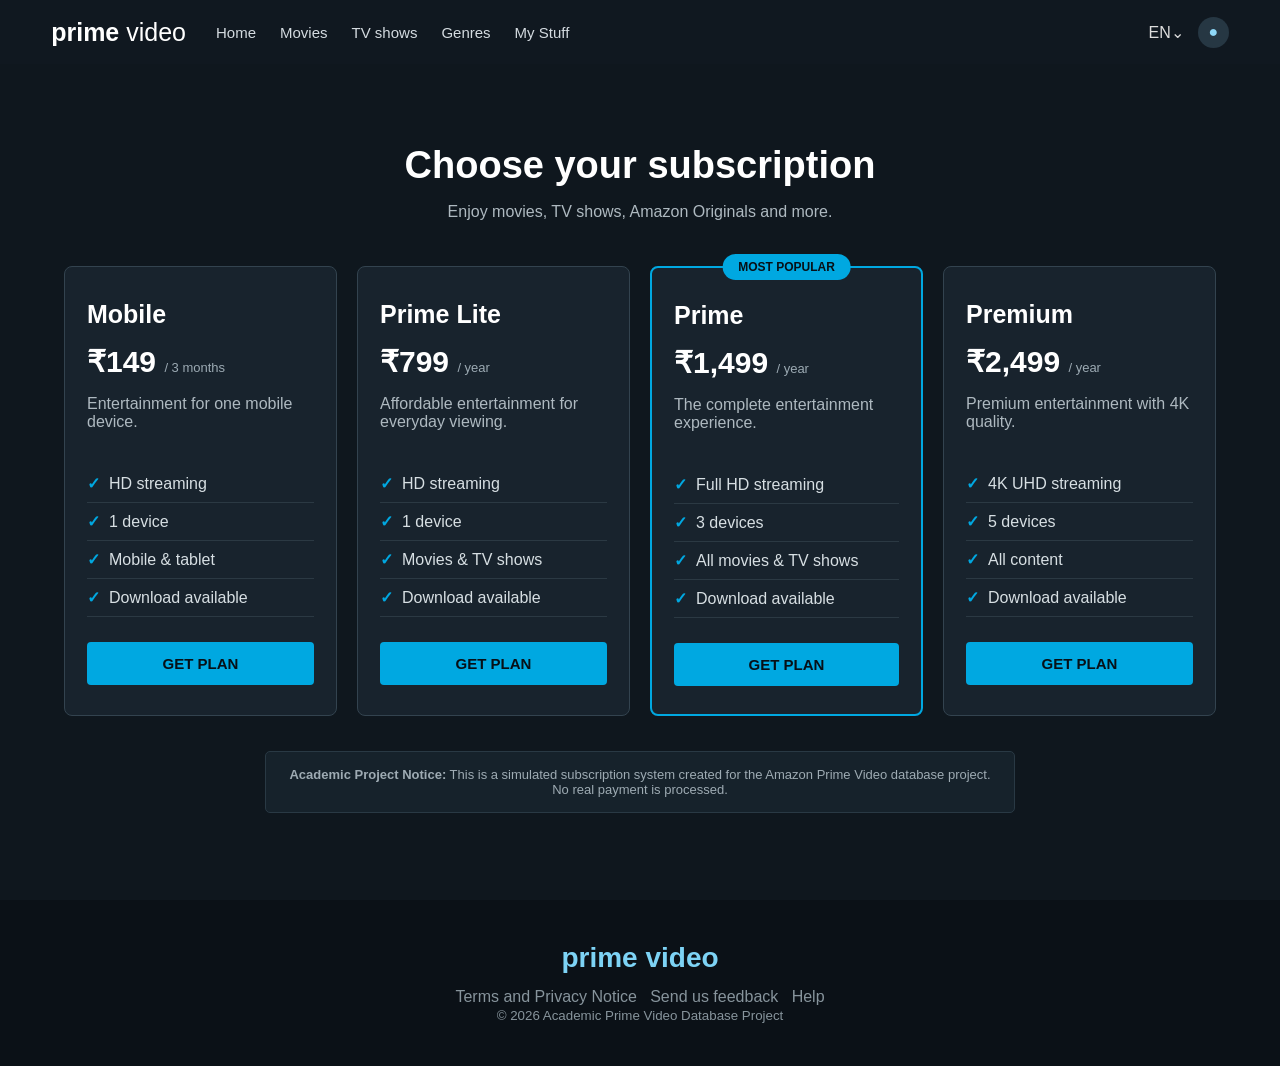
<file: subscription.html>
<!DOCTYPE html>
<html lang="en">
<head>
<meta charset="UTF-8">
<meta name="viewport" content="width=device-width, initial-scale=1.0">
<title>Prime Video - Subscription</title>

<link rel="stylesheet" href="./css/style.css">

<style>
body{
    background:#0f171e;
    color:white;
}

.subscription-page{
    min-height:calc(100vh - 64px);
    padding:55px 5%;
    text-align:center;
}

.subscription-page h1{
    font-size:38px;
    margin-bottom:10px;
}

.subscription-page .subtitle{
    color:#aeb9c0;
    margin-bottom:45px;
    font-size:16px;
}

.plans{
    max-width:1200px;
    margin:auto;
    display:grid;
    grid-template-columns:repeat(4,1fr);
    gap:20px;
    align-items:stretch;
}

.plan{
    background:#18232d;
    border:1px solid #33434f;
    border-radius:8px;
    padding:28px 22px;
    text-align:left;
    position:relative;
    transition:.2s;
}

.plan:hover{
    transform:translateY(-8px);
    border-color:#00a8e1;
    box-shadow:0 10px 35px #0008;
}

.plan.popular{
    border:2px solid #00a8e1;
}

.badge{
    position:absolute;
    top:-14px;
    left:50%;
    transform:translateX(-50%);
    background:#00a8e1;
    color:#071017;
    padding:6px 16px;
    border-radius:20px;
    font-size:12px;
    font-weight:bold;
    white-space:nowrap;
}

.plan h2{
    font-size:25px;
    margin:5px 0 15px;
}

.price{
    font-size:30px;
    font-weight:bold;
    margin-bottom:5px;
}

.price span{
    font-size:13px;
    color:#9caab3;
    font-weight:normal;
}

.plan-description{
    color:#aeb9c0;
    min-height:45px;
}

.plan ul{
    list-style:none;
    padding:0;
    margin:25px 0;
}

.plan li{
    padding:9px 0;
    border-bottom:1px solid #2b3943;
    color:#d7dfe3;
}

.plan li::before{
    content:"✓";
    color:#00a8e1;
    font-weight:bold;
    margin-right:9px;
}

.plan button{
    width:100%;
    border:0;
    border-radius:4px;
    padding:13px;
    background:#00a8e1;
    color:#071017;
    font-weight:bold;
    cursor:pointer;
    font-size:15px;
}

.plan button:hover{
    background:#18b9ed;
}

.demo-note{
    margin:35px auto 0;
    max-width:750px;
    background:#16222b;
    border:1px solid #293944;
    padding:15px;
    color:#9eabb3;
    border-radius:5px;
    font-size:13px;
}

footer{
    margin-top:0;
}

@media(max-width:1000px){
    .plans{
        grid-template-columns:repeat(2,1fr);
    }
}

@media(max-width:600px){
    .plans{
        grid-template-columns:1fr;
    }

    .subscription-page{
        padding:35px 18px;
    }

    .subscription-page h1{
        font-size:30px;
    }
}
</style>
</head>

<body>

<header class="nav">

<a class="logo" href="index.html">
<b>prime</b> video
</a>

<nav>
<a href="index.html">Home</a>
<a href="movies.html">Movies</a>
<a href="series.html">TV shows</a>
<a href="genres.html">Genres</a>
<a href="watch-history.html">My Stuff</a>
</nav>

<div class="right">
<span>EN⌄</span>
<span class="user">●</span>
</div>

</header>


<main class="subscription-page">

<h1>Choose your subscription</h1>

<p class="subtitle">
Enjoy movies, TV shows, Amazon Originals and more.
</p>


<div class="plans">


<!-- MOBILE -->

<div class="plan">

<h2>Mobile</h2>

<div class="price">
₹149 <span>/ 3 months</span>
</div>

<p class="plan-description">
Entertainment for one mobile device.
</p>

<ul>
<li>HD streaming</li>
<li>1 device</li>
<li>Mobile & tablet</li>
<li>Download available</li>
</ul>

<button onclick="selectPlan('Mobile',149,'3 Months')">
GET PLAN
</button>

</div>


<!-- LITE -->

<div class="plan">

<h2>Prime Lite</h2>

<div class="price">
₹799 <span>/ year</span>
</div>

<p class="plan-description">
Affordable entertainment for everyday viewing.
</p>

<ul>
<li>HD streaming</li>
<li>1 device</li>
<li>Movies & TV shows</li>
<li>Download available</li>
</ul>

<button onclick="selectPlan('Prime Lite',799,'1 Year')">
GET PLAN
</button>

</div>


<!-- PRIME -->

<div class="plan popular">

<div class="badge">
MOST POPULAR
</div>

<h2>Prime</h2>

<div class="price">
₹1,499 <span>/ year</span>
</div>

<p class="plan-description">
The complete entertainment experience.
</p>

<ul>
<li>Full HD streaming</li>
<li>3 devices</li>
<li>All movies & TV shows</li>
<li>Download available</li>
</ul>

<button onclick="selectPlan('Prime',1499,'1 Year')">
GET PLAN
</button>

</div>


<!-- PREMIUM -->

<div class="plan">

<h2>Premium</h2>

<div class="price">
₹2,499 <span>/ year</span>
</div>

<p class="plan-description">
Premium entertainment with 4K quality.
</p>

<ul>
<li>4K UHD streaming</li>
<li>5 devices</li>
<li>All content</li>
<li>Download available</li>
</ul>

<button onclick="selectPlan('Premium',2499,'1 Year')">
GET PLAN
</button>

</div>

</div>


<div class="demo-note">

<b>Academic Project Notice:</b>
This is a simulated subscription system created for the
Amazon Prime Video database project. No real payment is processed.

</div>

</main>


<footer>

<div class="flogo">prime video</div>

<div>
Terms and Privacy Notice &nbsp;
Send us feedback &nbsp;
Help
</div>

<small>
© 2026 Academic Prime Video Database Project
</small>

</footer>


<script>

function selectPlan(plan,amount,duration){

const data={
    plan:plan,
    amount:amount,
    duration:duration
};

localStorage.setItem(
    "selectedSubscription",
    JSON.stringify(data)
);

window.location.href="payment.html";

}

</script>

</body>
</html>
</file>
<file: css/style.css>
*{box-sizing:border-box}body{margin:0;background:#0f171e;color:#fff;font-family:Arial,Helvetica,sans-serif}.nav{height:64px;background:#101820;display:flex;align-items:center;padding:0 4%;gap:30px;position:sticky;top:0;z-index:20}.logo{font-size:25px;color:#fff;text-decoration:none;white-space:nowrap}.logo b{font-weight:700}.nav nav{display:flex;gap:24px}.nav nav a{color:#d4dbe0;text-decoration:none;font-size:15px;padding:22px 0}.nav nav a:hover,.nav nav a.active{color:#fff;border-bottom:3px solid #00a8e1}.right{margin-left:auto;display:flex;gap:14px;align-items:center;color:#ddd}.right input{background:#1c2832;border:1px solid #53616b;color:#fff;padding:9px 12px;width:210px;border-radius:3px}.searchBtn{background:none;border:0;color:#fff;font-size:22px}.user{width:31px;height:31px;border-radius:50%;background:#263743;color:#8ed7f7;display:grid;place-items:center}.hero{height:620px;position:relative;background-image:url("https://image.tmdb.org/t/p/w1280/stTEycfG9928HYGEISBFaG1ngjM.jpg");background-position:center;background-size:cover}.shade{position:absolute;inset:0;background:linear-gradient(90deg,#0b1117 0%,#0b1117d9 25%,#0b111744 65%,#0b111700 100%),linear-gradient(0deg,#0f171e 0%,transparent 24%,transparent 85%,#0f171e 100%)}.heroText{position:absolute;left:7%;top:25%;width:510px}.prime{font-size:28px;font-weight:bold;color:#fff}.hero h1{font-size:56px;margin:10px 0}.meta{display:flex;gap:15px;color:#d7e0e5;margin:15px 0}.heroText p{font-size:17px;line-height:1.55;color:#e0e5e8}.watch,.more{border:0;border-radius:3px;padding:13px 23px;font-weight:bold;font-size:15px;margin-right:8px;cursor:pointer}.watch{background:#fff;color:#111}.more{background:#42505b;color:#fff}.rail{padding:0 4%;margin:0 0 35px}.rail h2{font-size:21px;margin:0 0 13px}.cards{display:flex;gap:14px;overflow-x:auto;padding:4px 0 12px;scrollbar-width:none}.cards::-webkit-scrollbar{display:none}.card{flex:0 0 190px;background:#18232d;border-radius:3px;overflow:hidden;cursor:pointer;transition:.18s}.card:hover{transform:scale(1.06);z-index:5;box-shadow:0 8px 25px #000}.posterWrap{position:relative}.poster{width:100%;height:270px;display:block;object-fit:cover;background:#202d37}.play{position:absolute;left:10px;bottom:10px;width:38px;height:38px;border-radius:50%;background:#fff;color:#111;display:grid;place-items:center;opacity:0;transition:.2s}.card:hover .play{opacity:1}.info{padding:9px 10px 12px}.title{font-weight:bold;white-space:nowrap;overflow:hidden;text-overflow:ellipsis}.small{color:#aeb9c0;font-size:12px;margin-top:6px;display:flex;gap:8px}.star{color:#f6c945}.listing{padding:45px 5%;min-height:calc(100vh - 140px)}.listing h1{font-size:38px;margin:0 0 8px}.sub{color:#aeb9c0}.grid{display:grid;grid-template-columns:repeat(auto-fill,minmax(190px,1fr));gap:20px;margin-top:28px}.genreList{display:flex;flex-wrap:wrap;gap:10px;margin:25px 0}.genre{background:#1c2a34;color:#fff;border:1px solid #40505b;border-radius:3px;padding:10px 17px;cursor:pointer}.genre.active,.genre:hover{background:#00a8e1;color:#071017}.history{display:flex;flex-direction:column;gap:12px;margin-top:25px}.historyItem{display:flex;gap:18px;background:#18232d;padding:12px}.historyItem img{width:105px;height:145px;object-fit:cover}.historyItem h3{margin:5px 0}.historyItem p{color:#aeb9c0}.modal{position:fixed;inset:0;background:#000c;z-index:100;display:grid;place-items:center;padding:25px}.hidden{display:none}.modalBox{background:#17232d;width:min(850px,95vw);max-height:90vh;overflow:auto;padding:28px;border-radius:5px;position:relative}.modalBox>button{position:absolute;right:15px;top:10px;background:none;border:0;color:#fff;font-size:32px;cursor:pointer}.modalTop{display:flex;gap:25px}.modalTop img{width:190px;height:285px;object-fit:cover}.modalBox h2{font-size:32px}.modalBox p{line-height:1.6;color:#c9d2d8}.trailer{width:100%;aspect-ratio:16/9;border:0;margin-top:20px}.modalPlay{background:#fff;color:#111;border:0;padding:12px 20px;font-weight:bold;cursor:pointer}footer{background:#0b1117;color:#87949c;text-align:center;padding:42px 20px;margin-top:30px}.flogo{font-size:28px;font-weight:bold;color:#7dd3f5;margin-bottom:14px}@media(max-width:900px){.nav{gap:15px;padding:0 18px}.nav nav{gap:12px}.right input{display:none}.heroText{left:5%;width:55%}.hero h1{font-size:42px}}@media(max-width:650px){.nav{height:auto;flex-wrap:wrap;padding:12px 15px}.nav nav{order:3;width:100%;overflow:auto}.nav nav a{padding:6px 0;white-space:nowrap}.hero{height:520px}.heroText{width:80%;top:20%}.hero h1{font-size:38px}.grid{grid-template-columns:repeat(2,1fr);gap:12px}.card{flex-basis:155px}.poster{height:220px}.modalTop{flex-direction:column}.modalTop img{width:150px;height:220px}}
</file>
